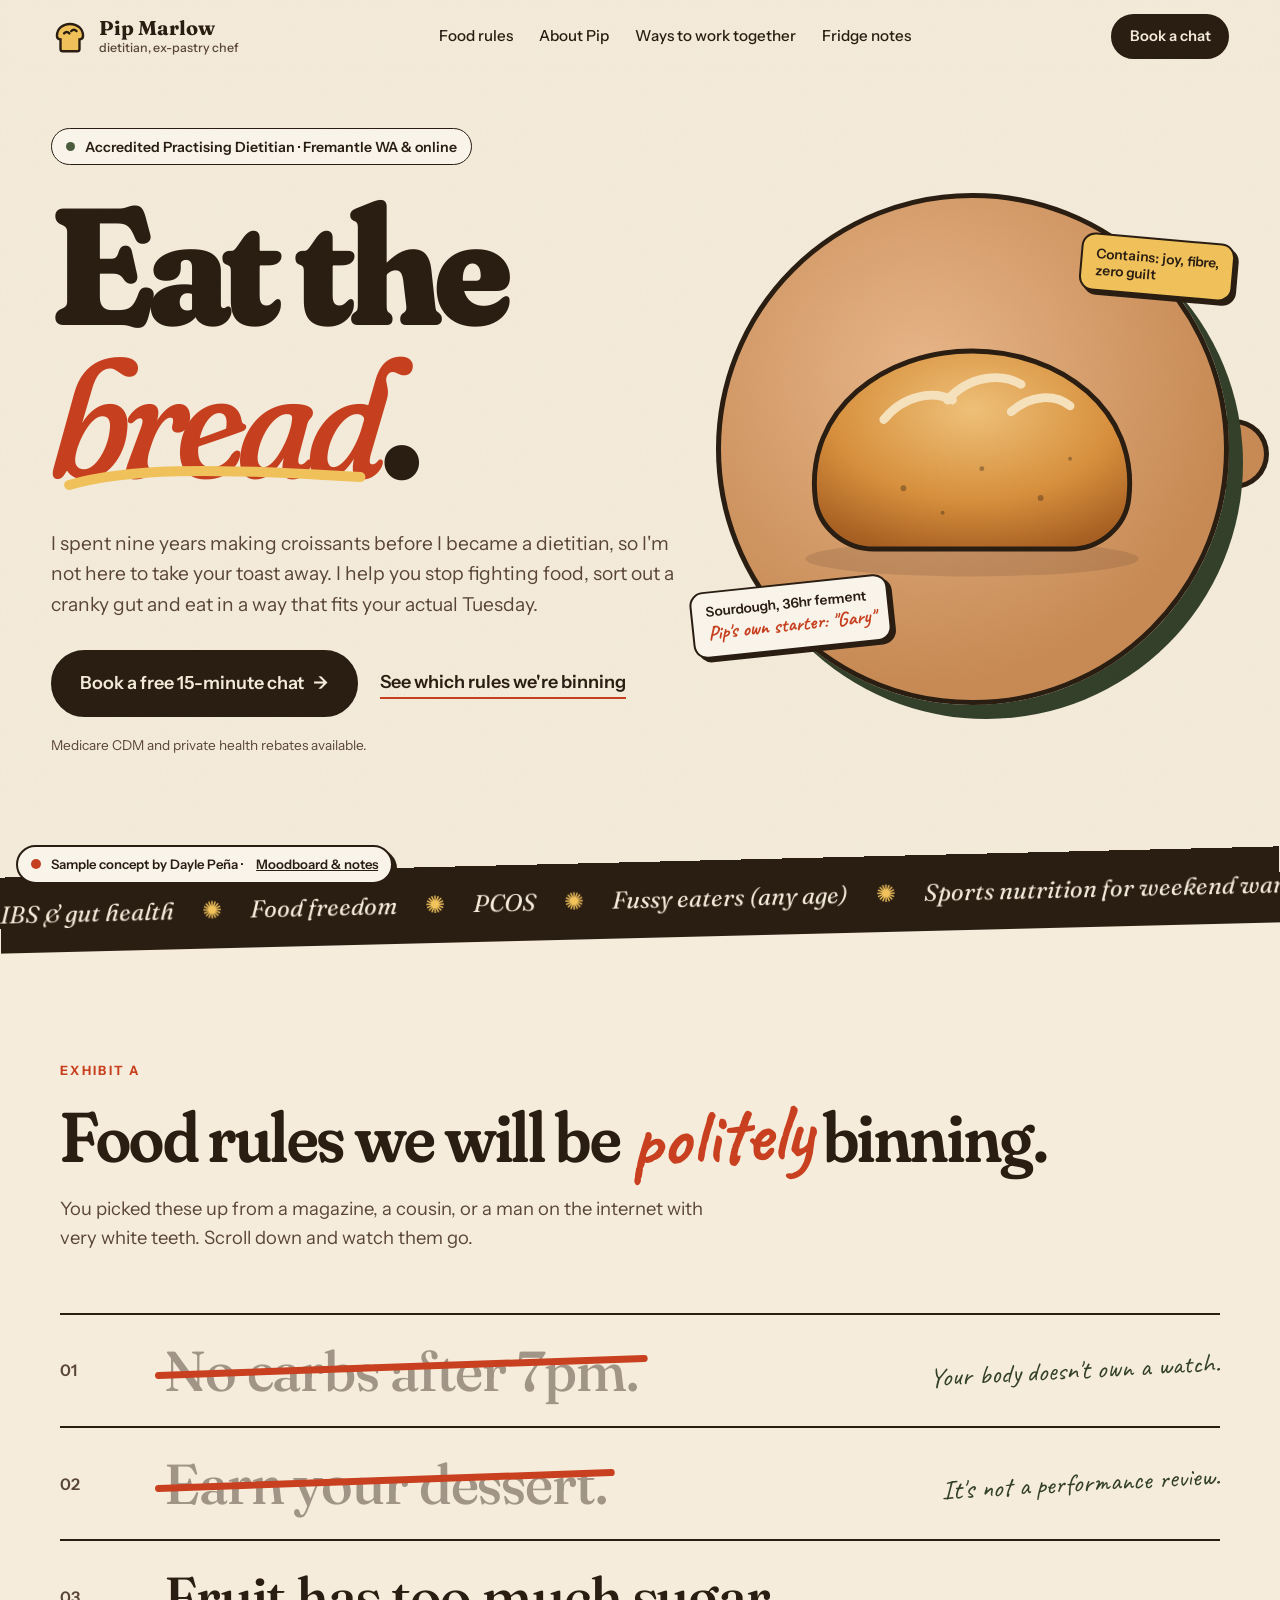
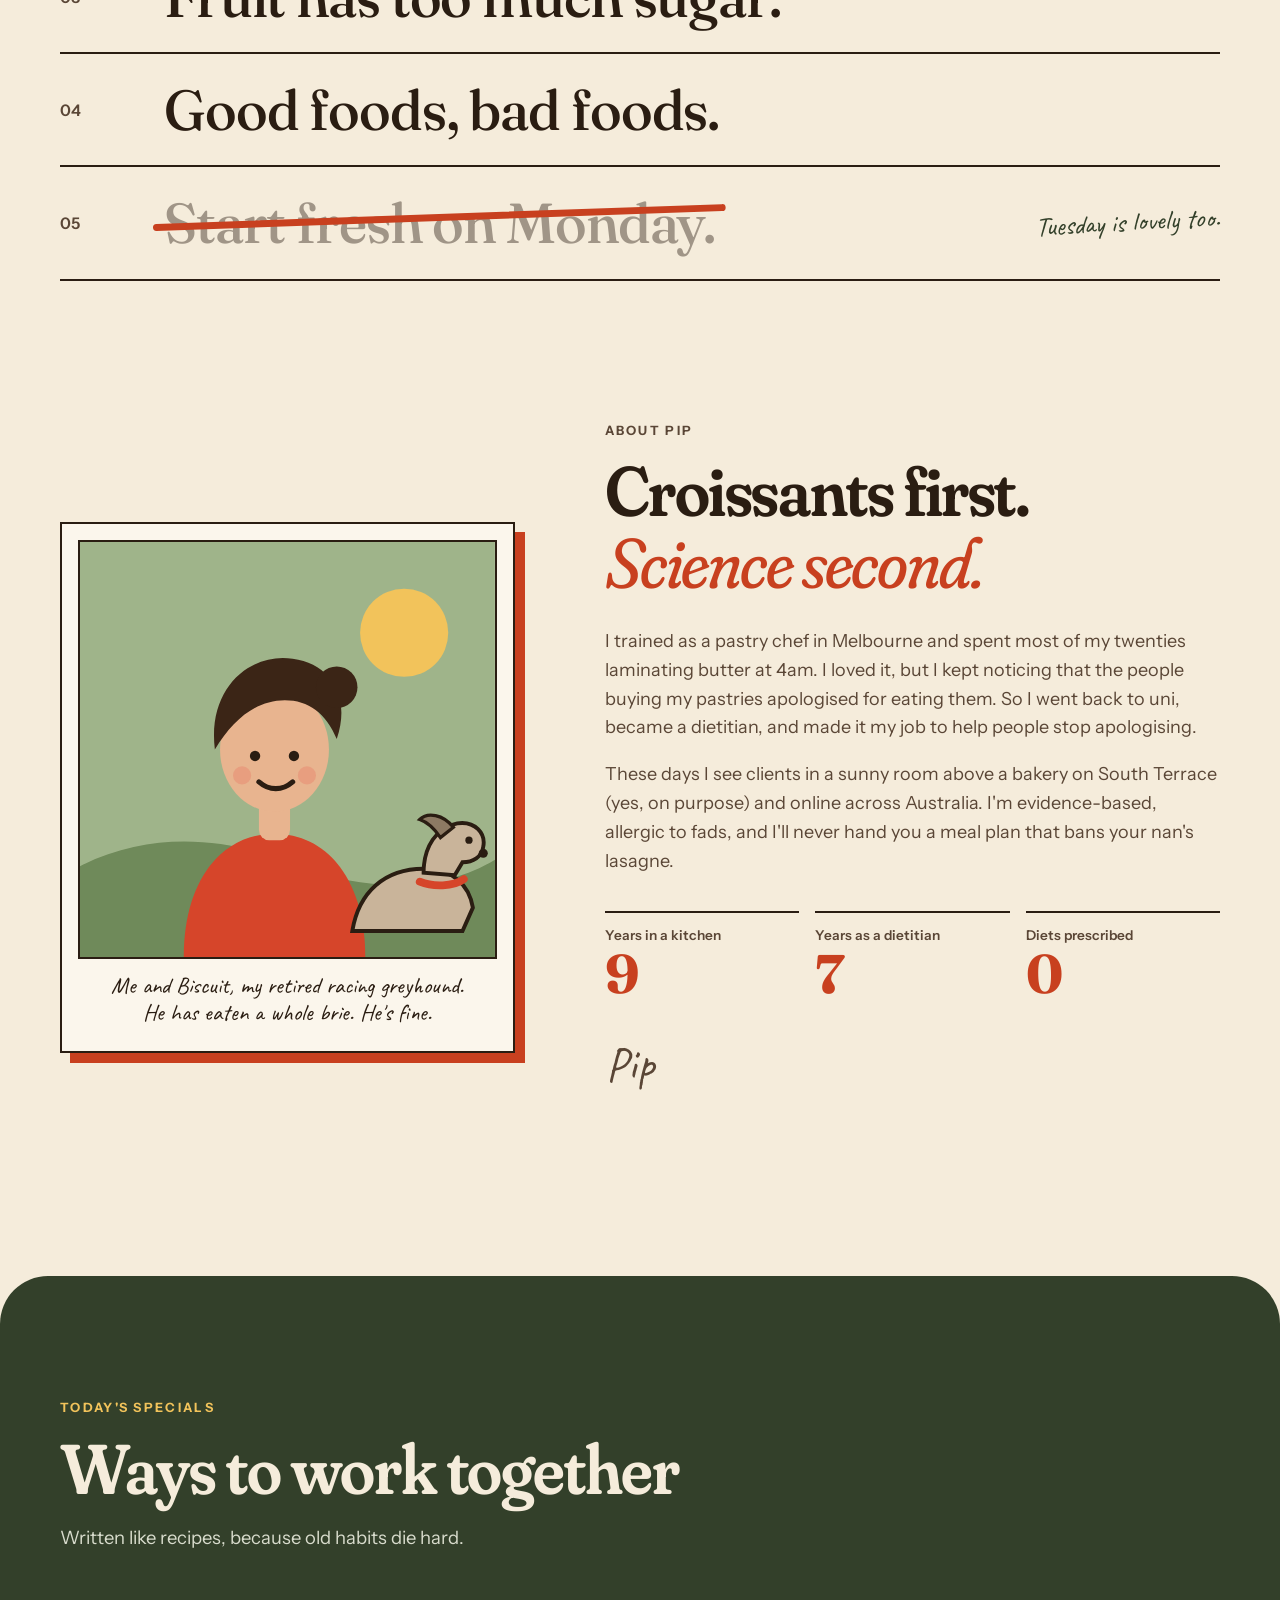
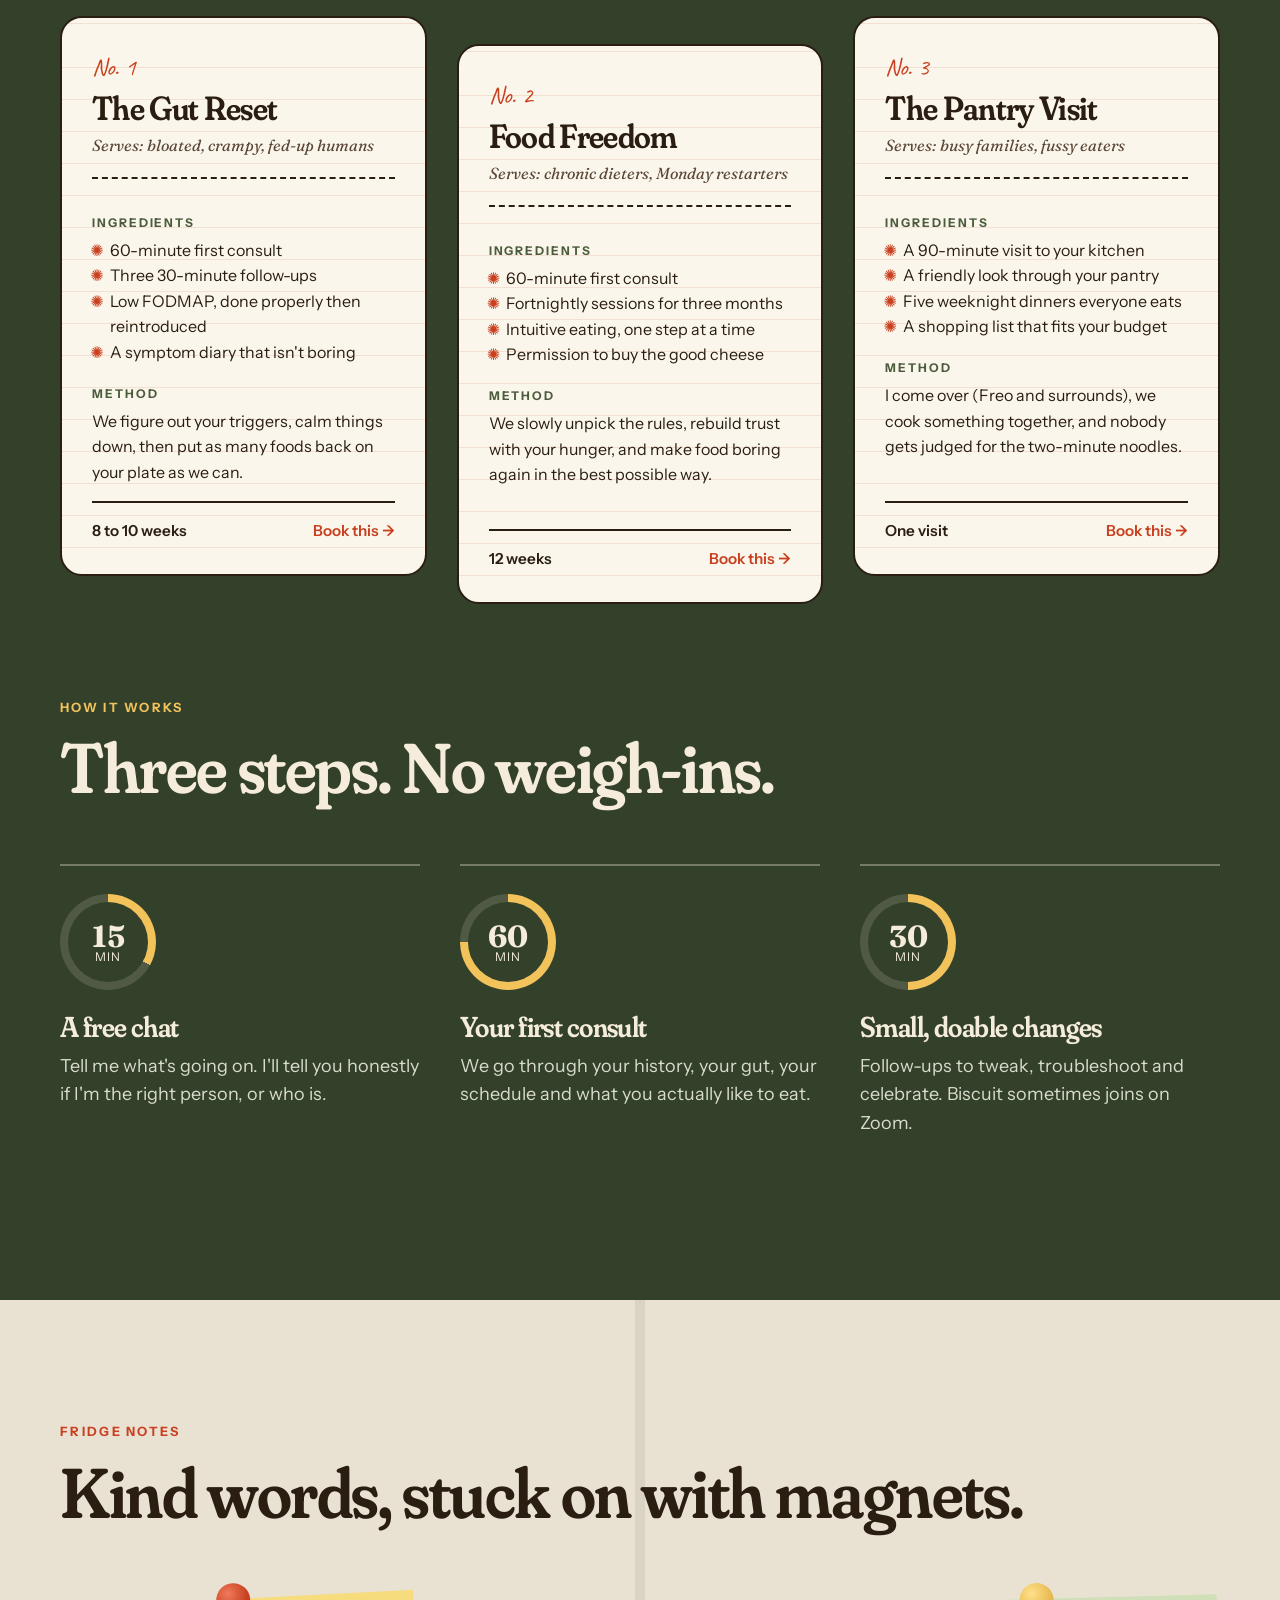
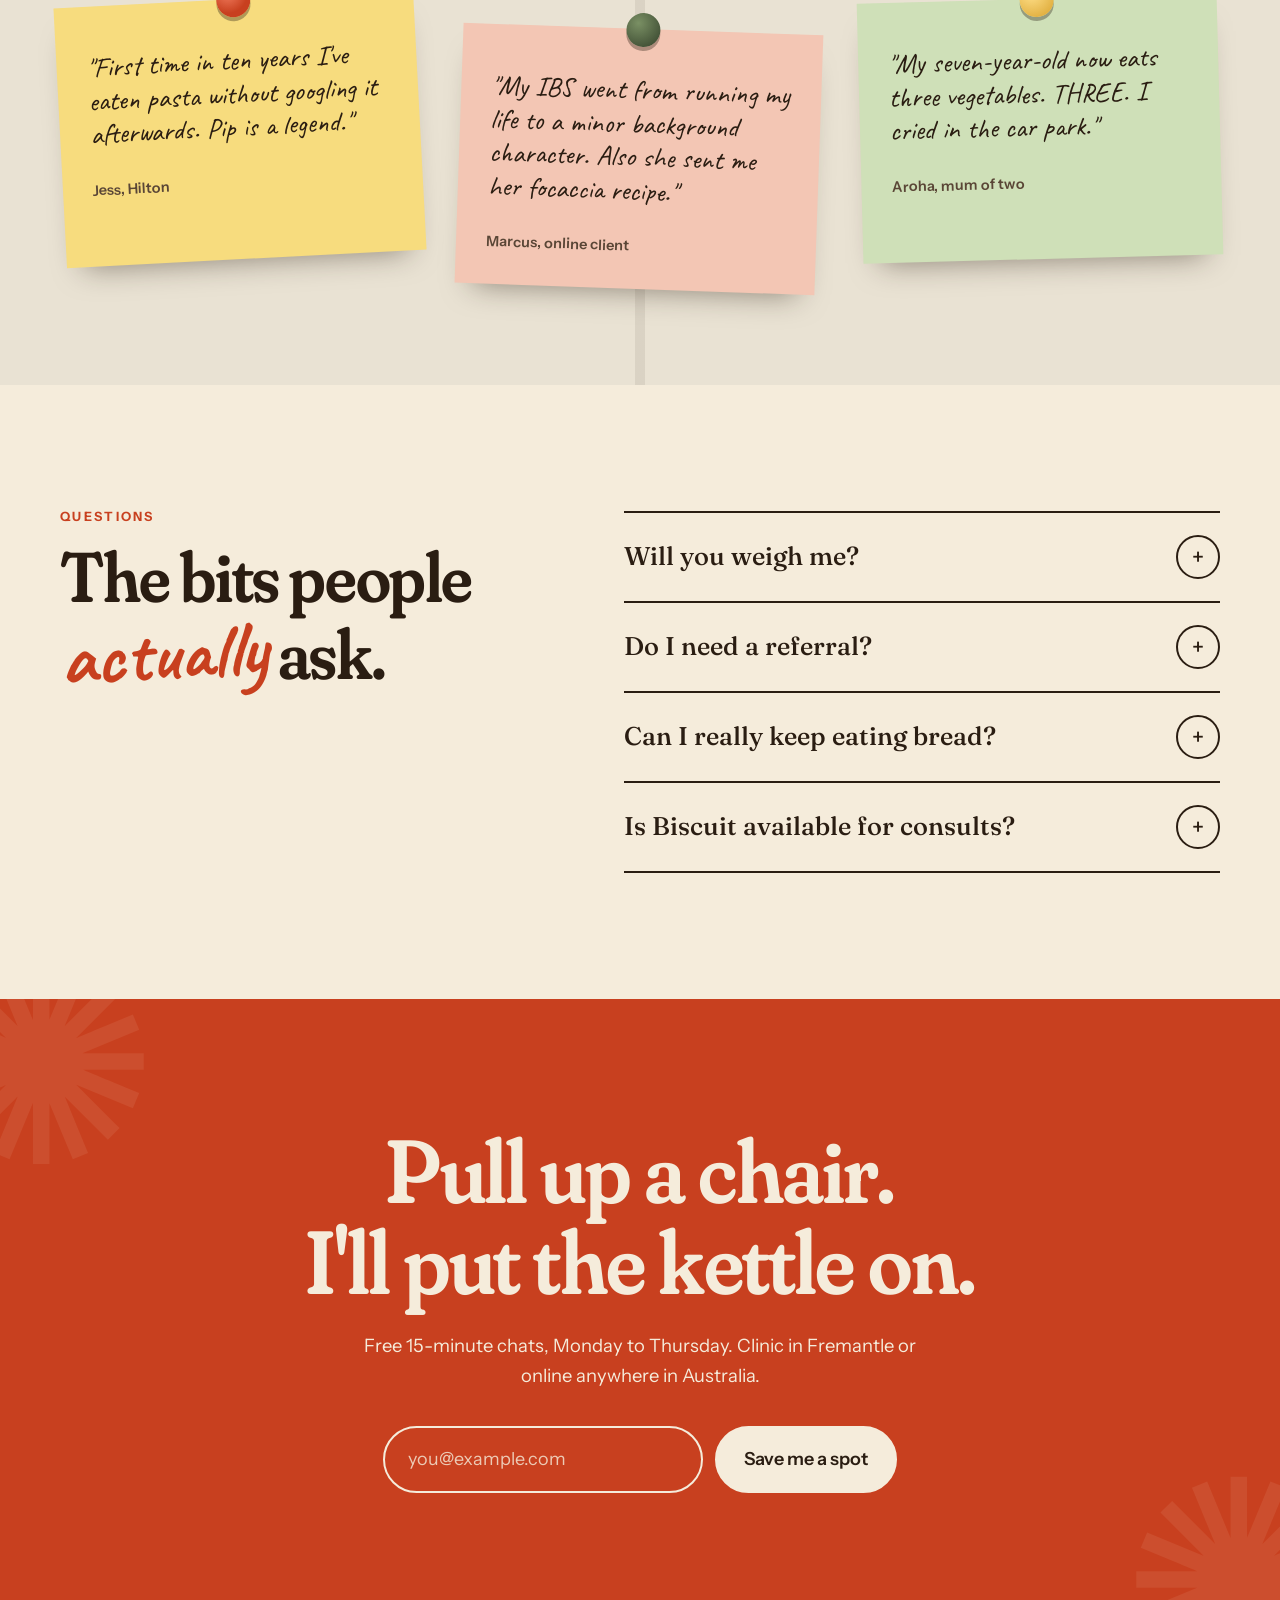
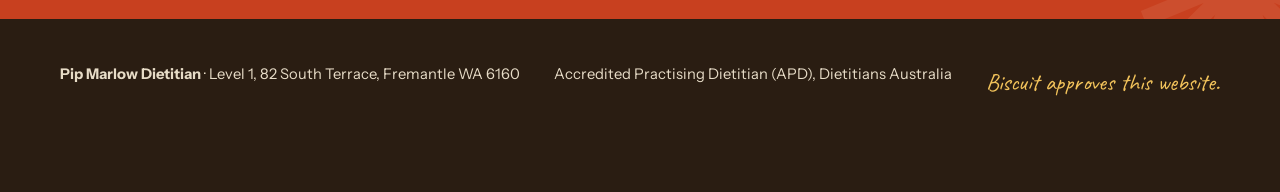
<file: index.html>
<!doctype html>
<html lang="en-AU">
<head>
<meta charset="utf-8">
<meta name="viewport" content="width=device-width, initial-scale=1">
<title>Pip Marlow, Dietitian · Eat the bread. Fremantle WA</title>
<meta name="description" content="Pip Marlow is a non-diet dietitian and ex-pastry chef in Fremantle, WA. Gut health, food freedom and eating that fits your actual life.">
<meta property="og:title" content="Pip Marlow, Dietitian · Eat the bread.">
<meta property="og:description" content="Non-diet dietitian and ex-pastry chef in Fremantle. Biscuit the greyhound approves.">
<meta name="theme-color" content="#f5ecdb">
<link rel="icon" href="data:image/svg+xml,%3Csvg xmlns='http://www.w3.org/2000/svg' viewBox='0 0 64 64'%3E%3Cpath d='M10 30c0-12 10-20 22-20s22 8 22 20c0 4-3 6-6 6v16c0 3-2 4-4 4H20c-2 0-4-1-4-4V36c-3 0-6-2-6-6z' fill='%23e0a64a' stroke='%232a1d12' stroke-width='4'/%3E%3C/svg%3E">
<link rel="preconnect" href="https://fonts.googleapis.com">
<link rel="preconnect" href="https://fonts.gstatic.com" crossorigin>
<link href="https://fonts.googleapis.com/css2?family=Fraunces:ital,opsz,wght,SOFT@0,9..144,300..900,0..100;1,9..144,300..900,0..100&family=Instrument+Sans:wght@400;500;600;700&family=Caveat:wght@500;700&display=swap" rel="stylesheet">
<link rel="stylesheet" href="styles.css">
</head>
<body>
<a class="skip" href="#main">Skip to content</a>

<header class="nav" id="top">
  <a class="brand" href="#top" aria-label="Pip Marlow Dietitian, home">
    <svg class="brand__mark" viewBox="0 0 64 64" aria-hidden="true"><path d="M10 30c0-12 10-20 22-20s22 8 22 20c0 4-3 6-6 6v16c0 3-2 4-4 4H20c-2 0-4-1-4-4V36c-3 0-6-2-6-6z"/><path class="score" d="M22 26c3-3 6-3 9 0M34 22c3-3 6-3 9 0"/></svg>
    <span>Pip Marlow<em>dietitian, ex-pastry chef</em></span>
  </a>
  <nav aria-label="Main">
    <ul class="nav__links">
      <li><a href="#rules">Food rules</a></li>
      <li><a href="#pip">About Pip</a></li>
      <li><a href="#menu">Ways to work together</a></li>
      <li><a href="#notes">Fridge notes</a></li>
    </ul>
  </nav>
  <a class="btn btn--small" href="#book">Book a chat</a>
</header>

<main id="main">

<!-- HERO -->
<section class="hero" aria-labelledby="hero-title">
  <div class="hero__copy">
    <p class="eyebrow"><span class="dot"></span> Accredited Practising Dietitian · Fremantle WA &amp; online</p>
    <h1 id="hero-title" class="hero__title">
      <span class="line">Eat the</span>
      <span class="line"><span class="bread-word">bread<svg class="swash" viewBox="0 0 300 30" aria-hidden="true"><path d="M4 22C60 6 140 4 296 14"/></svg></span>.</span>
    </h1>
    <p class="hero__lede">I spent nine years making croissants before I became a dietitian, so I'm not here to take your toast away. I help you stop fighting food, sort out a cranky gut and eat in a way that fits your actual Tuesday.</p>
    <div class="hero__actions">
      <a class="btn" href="#book">Book a free 15-minute chat <span aria-hidden="true">→</span></a>
      <a class="link" href="#rules">See which rules we're binning</a>
    </div>
    <p class="hero__fine">Medicare CDM and private health rebates available.</p>
  </div>

  <div class="hero__art" aria-hidden="true">
    <div class="board">
      <svg class="loaf" viewBox="0 0 400 300">
        <defs>
          <radialGradient id="crust" cx="50%" cy="30%" r="75%">
            <stop offset="0" stop-color="#f0c27a"/>
            <stop offset=".6" stop-color="#d9913d"/>
            <stop offset="1" stop-color="#a85f22"/>
          </radialGradient>
        </defs>
        <ellipse cx="200" cy="262" rx="170" ry="18" fill="#2a1d12" opacity=".12"/>
        <path d="M40 200C30 110 110 50 200 50s170 60 160 150c-3 30-30 52-60 52H100c-30 0-57-22-60-52z" fill="url(#crust)" stroke="#2a1d12" stroke-width="5"/>
        <g class="cuts" fill="none" stroke="#f7e3bd" stroke-width="9" stroke-linecap="round">
          <path d="M110 120c20-25 50-30 70-20"/>
          <path d="M175 100c22-25 55-28 75-16"/>
          <path d="M240 112c20-18 45-18 60-6"/>
        </g>
        <g fill="#2a1d12" opacity=".35"><circle cx="130" cy="190" r="3"/><circle cx="210" cy="170" r="2.5"/><circle cx="270" cy="200" r="3"/><circle cx="170" cy="215" r="2"/><circle cx="300" cy="160" r="2"/></g>
      </svg>
      <div class="tag tag--a">Sourdough, 36hr ferment<br><b>Pip's own starter: "Gary"</b></div>
      <div class="tag tag--b">Contains: joy, fibre,<br>zero guilt</div>
      <svg class="steam" viewBox="0 0 120 120"><path d="M30 110c-15-20 15-30 0-55s10-35 5-50"/><path d="M62 110c-15-20 15-30 0-55s10-35 5-50"/><path d="M94 110c-15-20 15-30 0-55s10-35 5-50"/></svg>
    </div>
  </div>

  <div class="marquee" aria-hidden="true">
    <div class="marquee__track">
      <span>IBS &amp; gut health</span><i>✺</i><span>Food freedom</span><i>✺</i><span>PCOS</span><i>✺</i><span>Fussy eaters (any age)</span><i>✺</i><span>Sports nutrition for weekend warriors</span><i>✺</i><span>Low FODMAP, done properly</span><i>✺</i>
      <span>IBS &amp; gut health</span><i>✺</i><span>Food freedom</span><i>✺</i><span>PCOS</span><i>✺</i><span>Fussy eaters (any age)</span><i>✺</i><span>Sports nutrition for weekend warriors</span><i>✺</i><span>Low FODMAP, done properly</span><i>✺</i>
    </div>
  </div>
</section>

<!-- RULES -->
<section class="rules" id="rules" aria-labelledby="rules-title">
  <div class="wrap">
    <p class="kicker">Exhibit A</p>
    <h2 id="rules-title">Food rules we will be <span class="hand">politely</span> binning.</h2>
    <p class="section-lede">You picked these up from a magazine, a cousin, or a man on the internet with very white teeth. Scroll down and watch them go.</p>
    <ol class="rule-list">
      <li class="rule"><span class="rule__n">01</span><span class="rule__text">No carbs after 7pm.</span><span class="rule__note">Your body doesn't own a watch.</span></li>
      <li class="rule"><span class="rule__n">02</span><span class="rule__text">Earn your dessert.</span><span class="rule__note">It's not a performance review.</span></li>
      <li class="rule"><span class="rule__n">03</span><span class="rule__text">Fruit has too much sugar.</span><span class="rule__note">A banana has never hurt anyone.</span></li>
      <li class="rule"><span class="rule__n">04</span><span class="rule__text">Good foods, bad foods.</span><span class="rule__note">Just foods. Some with sprinkles.</span></li>
      <li class="rule"><span class="rule__n">05</span><span class="rule__text">Start fresh on Monday.</span><span class="rule__note">Tuesday is lovely too.</span></li>
    </ol>
  </div>
</section>

<!-- ABOUT -->
<section class="about" id="pip" aria-labelledby="pip-title">
  <div class="wrap about__grid">
    <figure class="polaroid" aria-label="Illustration of Pip and Biscuit the greyhound">
      <div class="polaroid__img">
        <svg viewBox="0 0 320 320" aria-hidden="true">
          <rect width="320" height="320" fill="#9fb48a"/>
          <circle cx="250" cy="70" r="34" fill="#f2c35b"/>
          <path d="M0 250c60-30 120-20 170 0s110 20 150-5v75H0z" fill="#6f8a5a"/>
          <!-- Pip -->
          <path d="M80 320c0-60 30-95 70-95s70 35 70 95z" fill="#d6452a"/>
          <rect x="138" y="190" width="24" height="40" rx="8" fill="#e8b48f"/>
          <ellipse cx="150" cy="160" rx="42" ry="48" fill="#e8b48f"/>
          <path d="M104 160c-6-50 30-75 60-70 30 4 45 30 34 62-8-20-22-30-40-30-22 0-40 15-54 38z" fill="#3b2516"/>
          <circle cx="198" cy="112" r="16" fill="#3b2516"/>
          <circle cx="135" cy="165" r="4" fill="#2a1d12"/><circle cx="165" cy="165" r="4" fill="#2a1d12"/>
          <path d="M138 185c8 7 18 7 26 0" stroke="#2a1d12" stroke-width="4" fill="none" stroke-linecap="round"/>
          <circle cx="125" cy="180" r="7" fill="#e88f74" opacity=".6"/><circle cx="175" cy="180" r="7" fill="#e88f74" opacity=".6"/>
          <!-- Biscuit -->
          <g class="biscuit">
            <path d="M210 300c5-30 25-48 55-48 22 0 35 12 38 30l-8 18z" fill="#c9b49a" stroke="#2a1d12" stroke-width="3"/>
            <path d="M265 255c0-20 10-35 26-38 14-2 22 8 20 18-1 8-8 12-16 12l-6 10z" fill="#c9b49a" stroke="#2a1d12" stroke-width="3"/>
            <path class="ear" d="M288 220c-8-10-20-12-26-6 6 2 12 8 16 14z" fill="#8d7a63" stroke="#2a1d12" stroke-width="2.5"/>
            <circle cx="300" cy="230" r="2.8" fill="#2a1d12"/>
            <circle cx="311" cy="240" r="3.5" fill="#2a1d12"/>
            <path d="M262 262c10 4 26 4 34-2" stroke="#d6452a" stroke-width="6" fill="none" stroke-linecap="round"/>
          </g>
        </svg>
      </div>
      <figcaption>Me and Biscuit, my retired racing greyhound.<br>He has eaten a whole brie. He's fine.</figcaption>
    </figure>

    <div class="about__copy">
      <p class="kicker">About Pip</p>
      <h2 id="pip-title">Croissants first. <br><em>Science second.</em></h2>
      <p>I trained as a pastry chef in Melbourne and spent most of my twenties laminating butter at 4am. I loved it, but I kept noticing that the people buying my pastries apologised for eating them. So I went back to uni, became a dietitian, and made it my job to help people stop apologising.</p>
      <p>These days I see clients in a sunny room above a bakery on South Terrace (yes, on purpose) and online across Australia. I'm evidence-based, allergic to fads, and I'll never hand you a meal plan that bans your nan's lasagne.</p>
      <dl class="facts">
        <div><dt>Years in a kitchen</dt><dd data-count="9">9</dd></div>
        <div><dt>Years as a dietitian</dt><dd data-count="7">7</dd></div>
        <div><dt>Diets prescribed</dt><dd data-count="0">0</dd></div>
      </dl>
      <p class="sig">Pip</p>
    </div>
  </div>
</section>

<!-- MENU -->
<section class="menu" id="menu" aria-labelledby="menu-title">
  <div class="wrap">
    <p class="kicker kicker--light">Today's specials</p>
    <h2 id="menu-title">Ways to work together</h2>
    <p class="section-lede section-lede--light">Written like recipes, because old habits die hard.</p>
    <div class="cards">
      <article class="card">
        <header class="card__head"><span class="card__no">No. 1</span><h3>The Gut Reset</h3><p class="card__serves">Serves: bloated, crampy, fed-up humans</p></header>
        <div class="card__body">
          <h4>Ingredients</h4>
          <ul><li>60-minute first consult</li><li>Three 30-minute follow-ups</li><li>Low FODMAP, done properly then reintroduced</li><li>A symptom diary that isn't boring</li></ul>
          <h4>Method</h4>
          <p>We figure out your triggers, calm things down, then put as many foods back on your plate as we can.</p>
        </div>
        <footer class="card__foot"><span>8 to 10 weeks</span><a href="#book" class="card__link">Book this <span aria-hidden="true">→</span></a></footer>
      </article>
      <article class="card card--tilt">
        <header class="card__head"><span class="card__no">No. 2</span><h3>Food Freedom</h3><p class="card__serves">Serves: chronic dieters, Monday restarters</p></header>
        <div class="card__body">
          <h4>Ingredients</h4>
          <ul><li>60-minute first consult</li><li>Fortnightly sessions for three months</li><li>Intuitive eating, one step at a time</li><li>Permission to buy the good cheese</li></ul>
          <h4>Method</h4>
          <p>We slowly unpick the rules, rebuild trust with your hunger, and make food boring again in the best possible way.</p>
        </div>
        <footer class="card__foot"><span>12 weeks</span><a href="#book" class="card__link">Book this <span aria-hidden="true">→</span></a></footer>
      </article>
      <article class="card">
        <header class="card__head"><span class="card__no">No. 3</span><h3>The Pantry Visit</h3><p class="card__serves">Serves: busy families, fussy eaters</p></header>
        <div class="card__body">
          <h4>Ingredients</h4>
          <ul><li>A 90-minute visit to your kitchen</li><li>A friendly look through your pantry</li><li>Five weeknight dinners everyone eats</li><li>A shopping list that fits your budget</li></ul>
          <h4>Method</h4>
          <p>I come over (Freo and surrounds), we cook something together, and nobody gets judged for the two-minute noodles.</p>
        </div>
        <footer class="card__foot"><span>One visit</span><a href="#book" class="card__link">Book this <span aria-hidden="true">→</span></a></footer>
      </article>
    </div>
  </div>
</section>

<!-- STEPS -->
<section class="steps" aria-labelledby="steps-title">
  <div class="wrap">
    <p class="kicker">How it works</p>
    <h2 id="steps-title">Three steps. No weigh-ins.</h2>
    <ol class="step-list">
      <li><span class="step__timer" style="--p:.33"><b>15</b><small>min</small></span><h3>A free chat</h3><p>Tell me what's going on. I'll tell you honestly if I'm the right person, or who is.</p></li>
      <li><span class="step__timer" style="--p:.75"><b>60</b><small>min</small></span><h3>Your first consult</h3><p>We go through your history, your gut, your schedule and what you actually like to eat.</p></li>
      <li><span class="step__timer" style="--p:.5"><b>30</b><small>min</small></span><h3>Small, doable changes</h3><p>Follow-ups to tweak, troubleshoot and celebrate. Biscuit sometimes joins on Zoom.</p></li>
    </ol>
  </div>
</section>

<!-- NOTES -->
<section class="fridge" id="notes" aria-labelledby="notes-title">
  <div class="wrap">
    <p class="kicker">Fridge notes</p>
    <h2 id="notes-title">Kind words, stuck on with magnets.</h2>
    <div class="notes">
      <blockquote class="note note--y"><span class="magnet" aria-hidden="true"></span><p>"First time in ten years I've eaten pasta without googling it afterwards. Pip is a legend."</p><cite>Jess, Hilton</cite></blockquote>
      <blockquote class="note note--p"><span class="magnet magnet--b" aria-hidden="true"></span><p>"My IBS went from running my life to a minor background character. Also she sent me her focaccia recipe."</p><cite>Marcus, online client</cite></blockquote>
      <blockquote class="note note--g"><span class="magnet magnet--c" aria-hidden="true"></span><p>"My seven-year-old now eats three vegetables. THREE. I cried in the car park."</p><cite>Aroha, mum of two</cite></blockquote>
    </div>
  </div>
</section>

<!-- FAQ -->
<section class="faq" aria-labelledby="faq-title">
  <div class="wrap faq__grid">
    <div>
      <p class="kicker">Questions</p>
      <h2 id="faq-title">The bits people <span class="hand">actually</span> ask.</h2>
    </div>
    <div class="faq__list">
      <details><summary>Will you weigh me?</summary><p>Only if you want me to and there's a clinical reason. Most of my clients never step on a scale with me.</p></details>
      <details><summary>Do I need a referral?</summary><p>No. If you have a GP Chronic Disease Management plan you can claim a Medicare rebate. Most private health funds cover dietetics too.</p></details>
      <details><summary>Can I really keep eating bread?</summary><p>Yes. Even if we do low FODMAP for a while, sourdough spelt is usually on the menu. I checked.</p></details>
      <details><summary>Is Biscuit available for consults?</summary><p>He is available for pats before and after. He is not qualified to give nutrition advice, despite what he thinks.</p></details>
    </div>
  </div>
</section>

<!-- BOOK -->
<section class="book" id="book" aria-labelledby="book-title">
  <div class="wrap book__inner">
    <h2 id="book-title">Pull up a chair. <br>I'll put the kettle on.</h2>
    <p>Free 15-minute chats, Monday to Thursday. Clinic in Fremantle or online anywhere in Australia.</p>
    <form class="book__form" onsubmit="event.preventDefault(); this.classList.add('sent');">
      <label class="sr" for="email">Your email</label>
      <input id="email" type="email" required placeholder="you@example.com">
      <button class="btn btn--cream" type="submit">Save me a spot</button>
      <p class="book__ok" role="status">Lovely. Pip will be in touch within a day. Biscuit has been informed.</p>
    </form>
  </div>
</section>
</main>

<footer class="foot">
  <div class="wrap foot__inner">
    <p><b>Pip Marlow Dietitian</b> · Level 1, 82 South Terrace, Fremantle WA 6160</p>
    <p>Accredited Practising Dietitian (APD), Dietitians Australia</p>
    <p class="foot__wink">Biscuit approves this website.</p>
  </div>
</footer>

<a class="concept" href="moodboard.html">
  <span class="concept__dot"></span>
  <span class="concept__long">Sample concept by Dayle Peña ·&nbsp;</span><u>Moodboard &amp; notes</u>
</a>

<script src="main.js"></script>
</body>
</html>
</file>
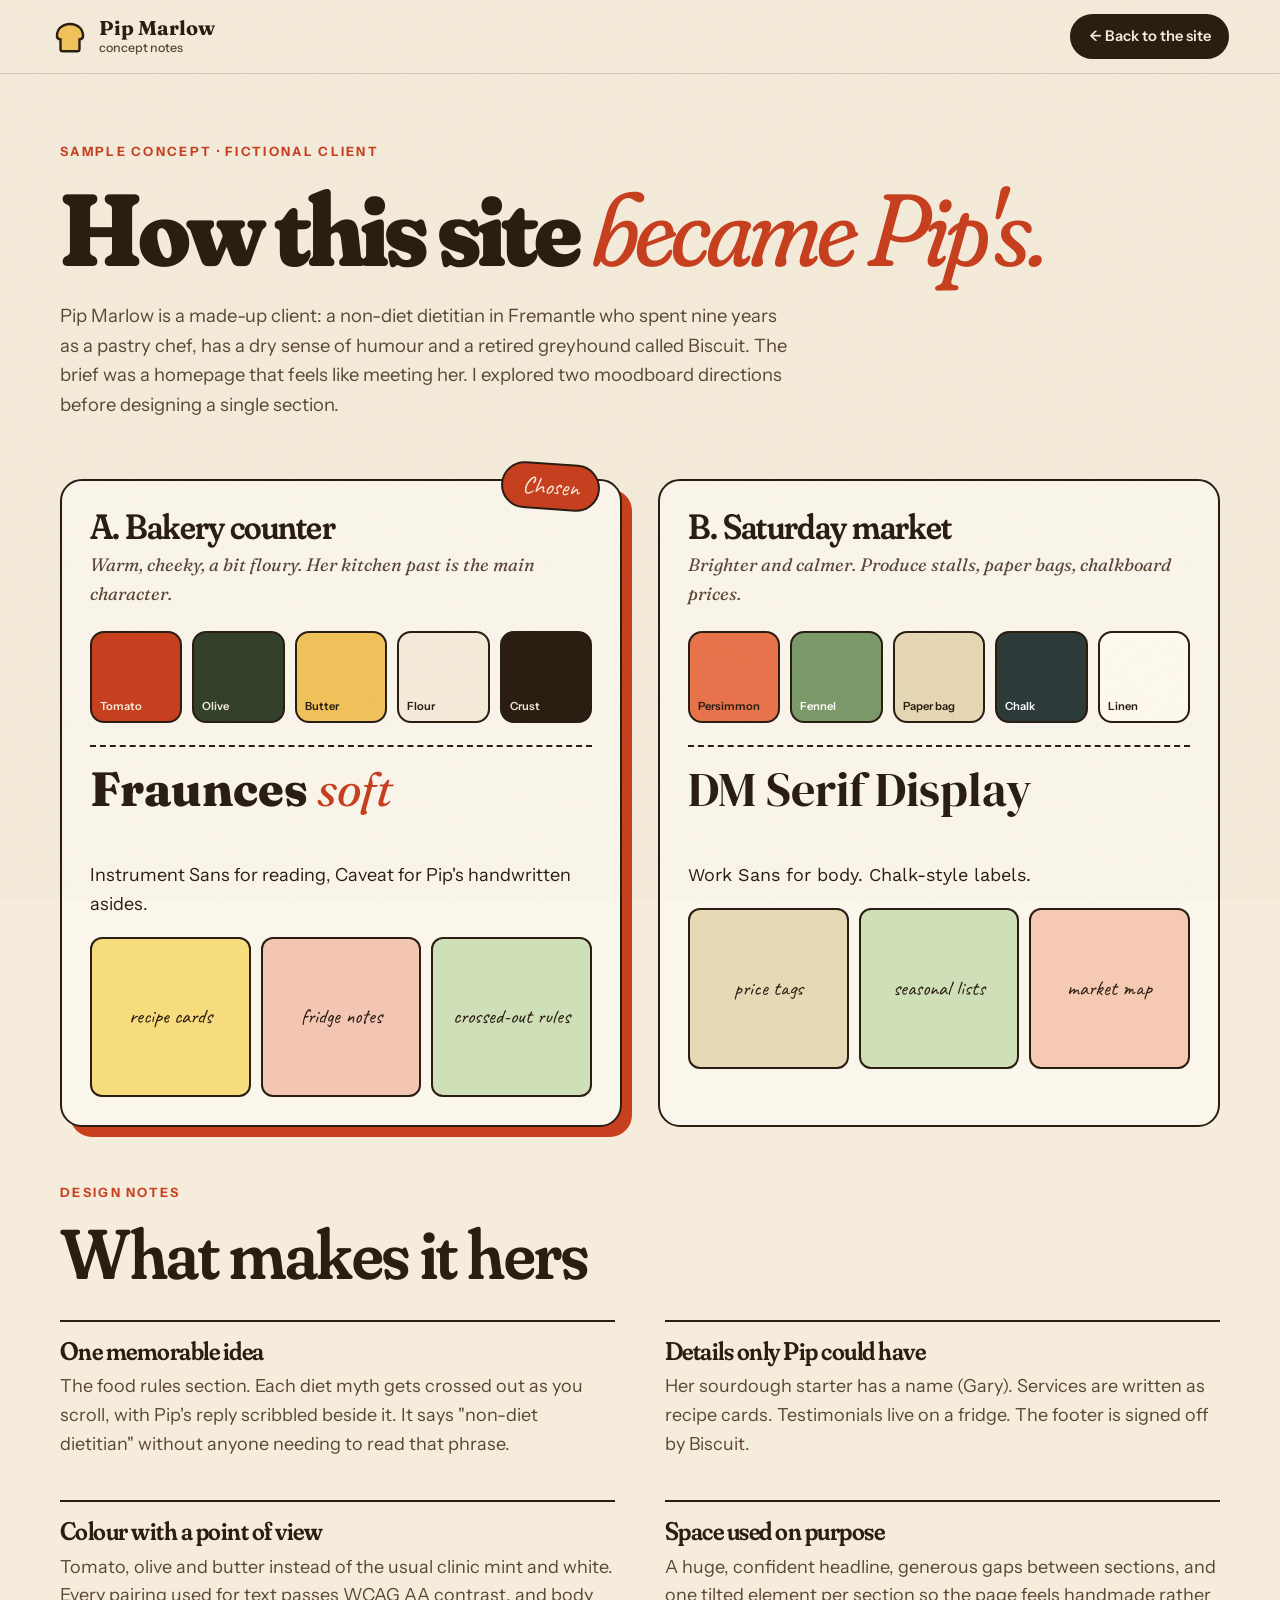
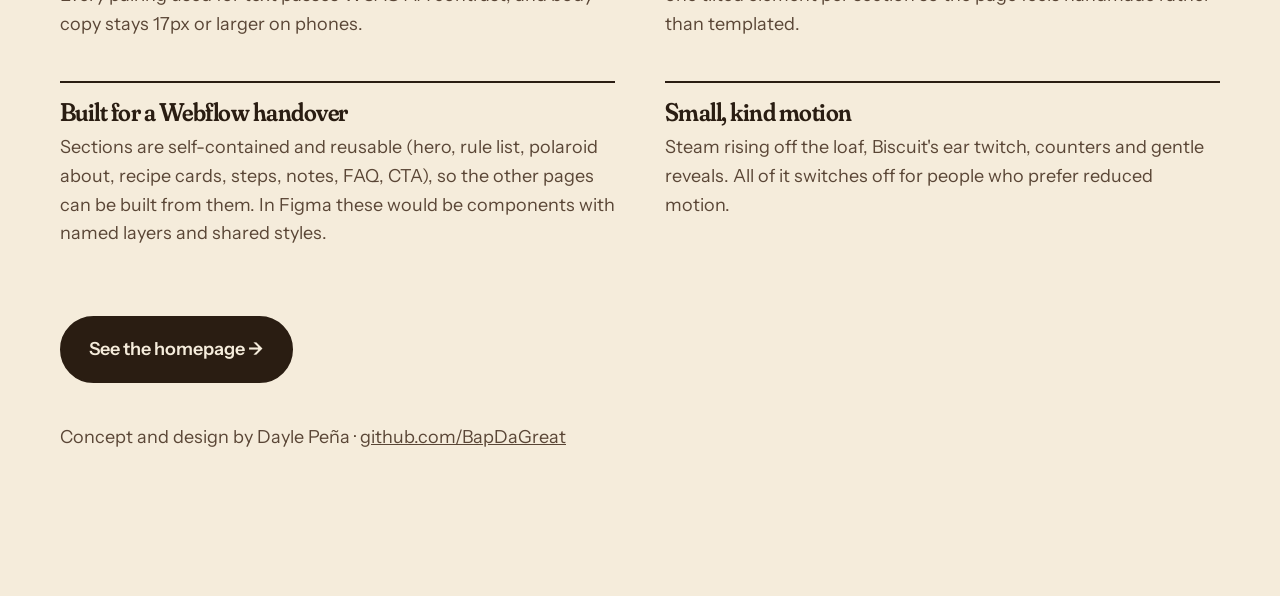
<file: moodboard.html>
<!doctype html>
<html lang="en-AU">
<head>
<meta charset="utf-8"><meta name="viewport" content="width=device-width, initial-scale=1">
<title>Moodboard &amp; design notes · Pip Marlow concept by Dayle Peña</title>
<link rel="preconnect" href="https://fonts.googleapis.com"><link rel="preconnect" href="https://fonts.gstatic.com" crossorigin>
<link href="https://fonts.googleapis.com/css2?family=Fraunces:ital,opsz,wght,SOFT@0,9..144,300..900,0..100;1,9..144,300..900,0..100&family=Instrument+Sans:wght@400;500;600;700&family=Caveat:wght@500;700&family=DM+Serif+Display&family=Work+Sans:wght@400;600&display=swap" rel="stylesheet">
<link rel="stylesheet" href="styles.css">
<style>
.mb{padding:8vh 0 14vh}
.mb h1{font-size:clamp(3rem,8vw,6.5rem);font-weight:800;letter-spacing:-.04em;margin:10px 0 20px}
.mb .intro{max-width:40em;font-size:1.15rem;color:var(--ink-2)}
.boards{display:grid;grid-template-columns:1fr 1fr;gap:36px;margin:60px 0}
.mood{background:var(--paper);border:2px solid var(--ink);border-radius:22px;padding:28px;position:relative}
.mood.chosen{box-shadow:10px 10px 0 var(--tomato)}
.mood .stamp{position:absolute;top:-18px;right:20px;background:var(--tomato);color:var(--cream);font-family:var(--hand);font-size:1.5rem;padding:.1em .8em;border-radius:999px;transform:rotate(4deg);border:2px solid var(--ink)}
.mood h2{font-size:2.2rem;margin-bottom:6px}
.mood .sub{color:var(--ink-2);font-style:italic;font-family:var(--serif)}
.sw{display:flex;gap:10px;margin:22px 0}
.sw span{flex:1;aspect-ratio:1;border-radius:14px;border:2px solid var(--ink);display:flex;align-items:flex-end;padding:8px;font:600 .7rem var(--sans)}
.type{border-top:2px dashed var(--ink);padding-top:18px;margin-top:6px}
.type .big{font-size:3rem;line-height:1}
.tiles{display:grid;grid-template-columns:repeat(3,1fr);gap:10px;margin-top:18px}
.tiles div{aspect-ratio:1;border-radius:12px;border:2px solid var(--ink);display:grid;place-items:center;text-align:center;font-family:var(--hand);font-size:1.3rem;padding:6px}
.notes2{display:grid;grid-template-columns:repeat(2,1fr);gap:24px 50px;margin-top:30px}
.notes2 div{border-top:2px solid var(--ink);padding-top:16px}
.notes2 h3{font-size:1.6rem;margin-bottom:8px}
.notes2 p{color:var(--ink-2)}
.back{display:inline-block;margin-top:50px}
@media (max-width:860px){.boards,.notes2{grid-template-columns:1fr}}
</style>
</head>
<body>
<header class="nav scrolled">
  <a class="brand" href="./"><svg class="brand__mark" viewBox="0 0 64 64" aria-hidden="true"><path d="M10 30c0-12 10-20 22-20s22 8 22 20c0 4-3 6-6 6v16c0 3-2 4-4 4H20c-2 0-4-1-4-4V36c-3 0-6-2-6-6z"/></svg><span>Pip Marlow<em>concept notes</em></span></a>
  <a class="btn btn--small" href="./">← Back to the site</a>
</header>
<main class="mb wrap">
  <p class="kicker">Sample concept · fictional client</p>
  <h1>How this site <em>became Pip's.</em></h1>
  <p class="intro">Pip Marlow is a made-up client: a non-diet dietitian in Fremantle who spent nine years as a pastry chef, has a dry sense of humour and a retired greyhound called Biscuit. The brief was a homepage that feels like meeting her. I explored two moodboard directions before designing a single section.</p>

  <div class="boards">
    <section class="mood chosen" aria-labelledby="m1">
      <span class="stamp">Chosen</span>
      <h2 id="m1">A. Bakery counter</h2>
      <p class="sub">Warm, cheeky, a bit floury. Her kitchen past is the main character.</p>
      <div class="sw">
        <span style="background:#c8401f;color:#f5ecdb">Tomato</span>
        <span style="background:#33402a;color:#f5ecdb">Olive</span>
        <span style="background:#f2c35b">Butter</span>
        <span style="background:#f5ecdb">Flour</span>
        <span style="background:#2a1d12;color:#f5ecdb">Crust</span>
      </div>
      <div class="type"><p class="big" style="font-family:Fraunces;font-weight:800">Fraunces <i style="font-weight:400;color:#c8401f">soft</i></p><p>Instrument Sans for reading, Caveat for Pip's handwritten asides.</p></div>
      <div class="tiles"><div style="background:#f7dc7e">recipe cards</div><div style="background:#f3c6b4">fridge notes</div><div style="background:#cfe0b8">crossed-out rules</div></div>
    </section>
    <section class="mood" aria-labelledby="m2">
      <h2 id="m2">B. Saturday market</h2>
      <p class="sub">Brighter and calmer. Produce stalls, paper bags, chalkboard prices.</p>
      <div class="sw">
        <span style="background:#e9744c">Persimmon</span>
        <span style="background:#7c9a6a;color:#fff">Fennel</span>
        <span style="background:#e7d8b6">Paper bag</span>
        <span style="background:#2d3a3a;color:#fff">Chalk</span>
        <span style="background:#fffaf0">Linen</span>
      </div>
      <div class="type"><p class="big" style="font-family:'DM Serif Display'">DM Serif Display</p><p style="font-family:'Work Sans'">Work Sans for body. Chalk-style labels.</p></div>
      <div class="tiles"><div style="background:#e7d8b6">price tags</div><div style="background:#cfe0b8">seasonal lists</div><div style="background:#f6c9b3">market map</div></div>
    </section>
  </div>

  <p class="kicker">Design notes</p>
  <h2>What makes it hers</h2>
  <div class="notes2">
    <div><h3>One memorable idea</h3><p>The food rules section. Each diet myth gets crossed out as you scroll, with Pip's reply scribbled beside it. It says "non-diet dietitian" without anyone needing to read that phrase.</p></div>
    <div><h3>Details only Pip could have</h3><p>Her sourdough starter has a name (Gary). Services are written as recipe cards. Testimonials live on a fridge. The footer is signed off by Biscuit.</p></div>
    <div><h3>Colour with a point of view</h3><p>Tomato, olive and butter instead of the usual clinic mint and white. Every pairing used for text passes WCAG AA contrast, and body copy stays 17px or larger on phones.</p></div>
    <div><h3>Space used on purpose</h3><p>A huge, confident headline, generous gaps between sections, and one tilted element per section so the page feels handmade rather than templated.</p></div>
    <div><h3>Built for a Webflow handover</h3><p>Sections are self-contained and reusable (hero, rule list, polaroid about, recipe cards, steps, notes, FAQ, CTA), so the other pages can be built from them. In Figma these would be components with named layers and shared styles.</p></div>
    <div><h3>Small, kind motion</h3><p>Steam rising off the loaf, Biscuit's ear twitch, counters and gentle reveals. All of it switches off for people who prefer reduced motion.</p></div>
  </div>
  <a class="btn back" href="./">See the homepage <span aria-hidden="true">→</span></a>
  <p style="margin-top:40px;color:var(--ink-2)">Concept and design by Dayle Peña · <a href="https://github.com/BapDaGreat">github.com/BapDaGreat</a></p>
</main>
</body>
</html>
</file>
<file: styles.css>
:root{
  --cream:#f5ecdb; --paper:#fbf6ec; --ink:#2a1d12; --ink-2:#5a4636;
  --tomato:#c8401f; --tomato-2:#e2583a; --olive:#33402a; --olive-2:#4b5c3c;
  --butter:#f2c35b; --sage:#9fb48a; --blush:#f3c6b4;
  --serif:"Fraunces", Georgia, serif; --sans:"Instrument Sans", system-ui, sans-serif; --hand:"Caveat", cursive;
  --r:22px; --ease:cubic-bezier(.2,.8,.2,1);
}
*{box-sizing:border-box}
html{scroll-behavior:smooth}
body{margin:0;background:var(--cream);color:var(--ink);font:400 18px/1.6 var(--sans);-webkit-font-smoothing:antialiased;overflow-x:hidden}
body::before{content:"";position:fixed;inset:0;pointer-events:none;z-index:100;opacity:.07;mix-blend-mode:multiply;
  background-image:url("data:image/svg+xml,%3Csvg xmlns='http://www.w3.org/2000/svg' width='160' height='160'%3E%3Cfilter id='n'%3E%3CfeTurbulence type='fractalNoise' baseFrequency='.9' numOctaves='3'/%3E%3C/filter%3E%3Crect width='100%25' height='100%25' filter='url(%23n)'/%3E%3C/svg%3E")}
img,svg{display:block;max-width:100%}
a{color:inherit}
h1,h2,h3{font-family:var(--serif);font-weight:600;line-height:1.02;letter-spacing:-.02em;margin:0;font-variation-settings:"SOFT" 100,"opsz" 144}
h2{font-size:clamp(2.3rem,5.5vw,4.4rem)}
h2 em,h1 em{font-style:italic;font-weight:400;color:var(--tomato)}
p{margin:0 0 1em}
.wrap{width:min(1160px,92vw);margin:0 auto}
.skip{position:absolute;left:-999px;top:8px;background:var(--ink);color:var(--cream);padding:8px 14px;border-radius:8px;z-index:200}
.skip:focus{left:8px}
.sr{position:absolute;width:1px;height:1px;overflow:hidden;clip:rect(0 0 0 0)}
:focus-visible{outline:3px solid var(--tomato);outline-offset:3px;border-radius:6px}
.hand{font-family:var(--hand);font-weight:700;color:var(--tomato);font-size:1.12em;letter-spacing:0;display:inline-block;transform:rotate(-3deg)}

/* Buttons */
.btn{display:inline-flex;align-items:center;gap:.5em;background:var(--ink);color:var(--cream);text-decoration:none;font-weight:600;padding:.95em 1.5em;border-radius:999px;border:2px solid var(--ink);transition:transform .3s var(--ease),box-shadow .3s var(--ease),background .3s;box-shadow:0 0 0 var(--tomato);cursor:pointer;font:inherit;font-weight:600}
.btn:hover{transform:translate(-3px,-3px);box-shadow:5px 5px 0 var(--tomato)}
.btn span{transition:transform .3s var(--ease)}
.btn:hover span{transform:translateX(4px)}
.btn--small{padding:.6em 1.1em;font-size:.92rem}
.btn--cream{background:var(--cream);color:var(--ink);border-color:var(--cream)}
.btn--cream:hover{box-shadow:5px 5px 0 var(--butter)}
.link{font-weight:600;text-decoration:none;background:linear-gradient(var(--tomato),var(--tomato)) 0 100%/100% 2px no-repeat;padding-bottom:2px;transition:background-size .3s}
.link:hover{background-size:0 2px;background-position:100% 100%}

/* Nav */
.nav{position:sticky;top:0;z-index:50;display:flex;align-items:center;justify-content:space-between;gap:24px;padding:14px 4vw;background:rgba(245,236,219,.86);backdrop-filter:blur(10px);border-bottom:1.5px solid transparent;transition:border-color .3s}
.nav.scrolled{border-color:rgba(42,29,18,.15)}
.brand{display:flex;align-items:center;gap:10px;text-decoration:none;font-family:var(--serif);font-weight:700;font-size:1.25rem;line-height:1}
.brand em{display:block;font:500 .78rem/1.2 var(--sans);color:var(--ink-2);font-style:normal;margin-top:3px}
.brand__mark{width:38px;height:38px;transition:transform .5s var(--ease)}
.brand__mark path{fill:var(--butter);stroke:var(--ink);stroke-width:4}
.brand__mark .score{fill:none;stroke:var(--ink);stroke-linecap:round}
.brand:hover .brand__mark{transform:rotate(-14deg) scale(1.08)}
.nav__links{display:flex;gap:26px;list-style:none;margin:0;padding:0;font-weight:500;font-size:.95rem}
.nav__links a{text-decoration:none;position:relative}
.nav__links a::after{content:"";position:absolute;left:0;right:0;bottom:-4px;height:2px;background:var(--tomato);transform:scaleX(0);transform-origin:right;transition:transform .3s var(--ease)}
.nav__links a:hover::after{transform:scaleX(1);transform-origin:left}

/* Hero */
.hero{position:relative;display:grid;grid-template-columns:1.1fr .9fr;align-items:center;gap:3vw;padding:clamp(36px,6vh,70px) 4vw 0;min-height:calc(100vh - 70px)}
.eyebrow{display:inline-flex;align-items:center;gap:10px;font-weight:600;font-size:.88rem;background:var(--paper);border:1.5px solid var(--ink);padding:.45em 1em;border-radius:999px;margin-bottom:28px}
.dot{width:9px;height:9px;border-radius:50%;background:var(--olive-2);box-shadow:0 0 0 0 rgba(75,92,60,.6);animation:pulse 2s infinite}
@keyframes pulse{70%{box-shadow:0 0 0 10px rgba(75,92,60,0)}100%{box-shadow:0 0 0 0 rgba(75,92,60,0)}}
.hero__title{font-size:clamp(4.4rem,13vw,11.5rem);line-height:.86;font-weight:800;letter-spacing:-.045em;margin-bottom:28px}
.hero__title .line{display:block;overflow:hidden;padding-bottom:.06em}
.bread-word{position:relative;display:inline-block;font-style:italic;font-weight:500;color:var(--tomato)}
.swash{position:absolute;left:0;bottom:-.02em;width:100%;height:.18em;overflow:visible}
.swash path{fill:none;stroke:var(--butter);stroke-width:10;stroke-linecap:round;stroke-dasharray:320;stroke-dashoffset:320;animation:draw 1.1s .9s var(--ease) forwards}
@keyframes draw{to{stroke-dashoffset:0}}
.hero__title .line{animation:rise 1s var(--ease) both}
.hero__title .line:nth-child(2){animation-delay:.12s}
@keyframes rise{from{transform:translateY(60%);opacity:0}}
.hero__lede{font-size:clamp(1.05rem,1.5vw,1.25rem);max-width:34em;color:var(--ink-2)}
.hero__actions{display:flex;flex-wrap:wrap;align-items:center;gap:22px;margin:30px 0 18px}
.hero__fine{font-size:.85rem;color:var(--ink-2)}
.hero__art{position:relative}
.board{position:relative;aspect-ratio:1;border-radius:50%;background:radial-gradient(circle at 40% 35%,#e9b789,#c98b55 70%);border:5px solid var(--ink);box-shadow:14px 14px 0 var(--olive);display:grid;place-items:center;transition:transform .2s linear}
.board::after{content:"";position:absolute;right:-9%;top:44%;width:16%;height:12%;border-radius:0 40px 40px 0;background:#c98b55;border:5px solid var(--ink);border-left:0;z-index:-1}
.loaf{width:78%;animation:bob 5s ease-in-out infinite}
@keyframes bob{50%{transform:translateY(-10px) rotate(-1.5deg)}}
.steam{position:absolute;top:2%;left:36%;width:26%}
.steam path{fill:none;stroke:var(--ink);stroke-width:3;stroke-linecap:round;opacity:0;animation:steam 3.6s ease-in-out infinite}
.steam path:nth-child(2){animation-delay:1.2s}.steam path:nth-child(3){animation-delay:2.4s}
@keyframes steam{0%{opacity:0;transform:translateY(20px)}40%{opacity:.5}100%{opacity:0;transform:translateY(-20px)}}
.tag{position:absolute;font:600 .85rem/1.3 var(--sans);background:var(--paper);border:2px solid var(--ink);padding:.7em 1em;border-radius:14px;box-shadow:4px 4px 0 var(--ink)}
.tag b{font-family:var(--hand);font-size:1.25rem;color:var(--tomato);font-weight:700}
.tag--a{left:-6%;bottom:10%;transform:rotate(-6deg)}
.tag--b{right:-2%;top:8%;transform:rotate(5deg);background:var(--butter)}
.marquee{grid-column:1/-1;margin:clamp(40px,6vh,70px) -4vw 0;background:var(--ink);color:var(--cream);overflow:hidden;transform:rotate(-1.4deg);border-block:3px solid var(--ink)}
.marquee__track{display:flex;gap:28px;width:max-content;padding:16px 0;animation:marquee 32s linear infinite;font-family:var(--serif);font-size:1.5rem;font-style:italic;white-space:nowrap}
.marquee i{color:var(--butter);font-style:normal}
@keyframes marquee{to{transform:translateX(-50%)}}

/* Section shared */
section{position:relative}
.kicker{font:700 .8rem/1 var(--sans);letter-spacing:.18em;text-transform:uppercase;color:var(--tomato);margin-bottom:18px}
.kicker--light{color:var(--butter)}
.section-lede{max-width:36em;font-size:1.15rem;color:var(--ink-2);margin-top:18px}
.section-lede--light{color:#d9dccd}

/* Rules */
.rules{padding:clamp(88px,14vh,150px) 0 clamp(70px,clamp(60px,8vh,100px),120px)}
.rule-list{list-style:none;margin:60px 0 0;padding:0;border-top:2px solid var(--ink)}
.rule{display:grid;grid-template-columns:80px 1fr auto;align-items:center;gap:24px;padding:26px 0;border-bottom:2px solid var(--ink)}
.rule__n{font:600 1rem var(--sans);color:var(--ink-2)}
.rule__text{position:relative;justify-self:start;font-family:var(--serif);font-size:clamp(1.8rem,4.4vw,3.6rem);font-weight:500;line-height:1.05;letter-spacing:-.02em;transition:color .6s .3s}
.rule__text::after{content:"";position:absolute;left:-2%;top:52%;height:.13em;width:104%;background:var(--tomato);border-radius:6px;transform:scaleX(0) rotate(-2deg);transform-origin:left;transition:transform .7s var(--ease)}
.rule.struck .rule__text{color:rgba(42,29,18,.42)}
.rule.struck .rule__text::after{transform:scaleX(1) rotate(-2deg)}
.rule__note{font-family:var(--hand);font-size:1.7rem;color:var(--olive);opacity:0;transform:translateX(-12px) rotate(-3deg);transition:.6s .45s var(--ease)}
.rule.struck .rule__note{opacity:1;transform:translateX(0) rotate(-3deg)}

/* About */
.about{padding:clamp(60px,8vh,100px) 0 clamp(88px,14vh,150px)}
.about__grid{display:grid;grid-template-columns:.85fr 1.15fr;gap:7vw;align-items:center}
.polaroid{margin:0;background:var(--paper);padding:16px 16px 24px;border:2px solid var(--ink);box-shadow:10px 10px 0 var(--tomato);transform:rotate(-3deg);transition:transform .6s var(--ease)}
.polaroid:hover{transform:rotate(0) scale(1.02)}
.polaroid__img{overflow:hidden;border:2px solid var(--ink)}
.polaroid figcaption{font-family:var(--hand);font-size:1.45rem;line-height:1.15;margin-top:14px;text-align:center}
.biscuit .ear{transform-origin:285px 225px;animation:ear 4s ease-in-out infinite}
@keyframes ear{0%,80%,100%{transform:rotate(0)}85%{transform:rotate(-18deg)}90%{transform:rotate(4deg)}}
.about__copy h2{margin-bottom:28px}
.about__copy p{color:var(--ink-2);max-width:34em}
.facts{display:grid;grid-template-columns:repeat(3,1fr);gap:16px;margin:36px 0 10px}
.facts div{border-top:2px solid var(--ink);padding-top:12px}
.facts dt{font-size:.85rem;font-weight:600;color:var(--ink-2)}
.facts dd{margin:0;font-family:var(--serif);font-size:3.4rem;font-weight:700;color:var(--tomato);line-height:1}
.sig{font-family:var(--hand);font-size:3rem;color:var(--ink);transform:rotate(-4deg);display:inline-block;margin-top:14px}

/* Menu */
.menu{background:var(--olive);color:var(--cream);padding:clamp(88px,14vh,150px) 0;border-radius:48px 48px 0 0}
.menu h2{color:var(--cream)}
.cards{display:grid;grid-template-columns:repeat(3,1fr);gap:30px;margin-top:64px}
.card{display:flex;flex-direction:column;background:var(--paper);color:var(--ink);border-radius:var(--r);border:2px solid var(--ink);padding:30px;transition:transform .5s var(--ease),box-shadow .5s var(--ease);box-shadow:0 0 0 var(--butter);
  background-image:repeating-linear-gradient(transparent 0 31px,rgba(200,64,31,.12) 31px 32px);background-position:0 18px}
.card--tilt{transform:translateY(28px)}
.card:hover{transform:translateY(-8px) rotate(-1deg);box-shadow:10px 12px 0 var(--butter)}
.card--tilt:hover{transform:translateY(18px) rotate(1deg)}
.card__no{font-family:var(--hand);font-size:1.5rem;color:var(--tomato)}
.card h3{font-size:2.1rem;margin:4px 0 8px}
.card__serves{font-style:italic;font-family:var(--serif);color:var(--ink-2);font-size:1rem;border-bottom:2px dashed var(--ink);padding-bottom:18px}
.card h4{font:700 .75rem var(--sans);letter-spacing:.16em;text-transform:uppercase;margin:20px 0 8px;color:var(--olive-2)}
.card ul{margin:0;padding-left:1.1em;font-size:1rem}
.card li::marker{content:"✺  ";color:var(--tomato)}
.card__body p{font-size:1rem}
.card__body{flex:1}
.card__foot{display:flex;justify-content:space-between;align-items:center;border-top:2px solid var(--ink);padding-top:16px;font-weight:600;font-size:.95rem}
.card__link{color:var(--tomato);text-decoration:none}
.card__link span{display:inline-block;transition:transform .3s var(--ease)}
.card:hover .card__link span{transform:translateX(5px)}

/* Steps */
.steps{background:var(--olive);color:var(--cream);padding:0 0 clamp(96px,16vh,160px)}
.steps h2{color:var(--cream)}
.steps .kicker{color:var(--butter)}
.step-list{list-style:none;padding:0;margin:60px 0 0;display:grid;grid-template-columns:repeat(3,1fr);gap:40px;counter-reset:s}
.step-list li{border-top:2px solid rgba(245,236,219,.35);padding-top:28px}
.step-list h3{font-size:1.8rem;margin:22px 0 10px}
.step-list p{color:#d9dccd}
.step__timer{--p:.5;position:relative;width:96px;height:96px;border-radius:50%;display:grid;place-content:center;text-align:center;background:conic-gradient(var(--butter) calc(var(--p)*360deg),rgba(245,236,219,.15) 0);transition:--p 1s}
.step__timer::before{content:"";position:absolute;inset:8px;border-radius:50%;background:var(--olive)}
.step__timer b,.step__timer small{position:relative;line-height:1}
.step__timer b{font-family:var(--serif);font-size:1.9rem}
.step__timer small{font-size:.75rem;letter-spacing:.1em;text-transform:uppercase}

/* Fridge */
.fridge{padding:clamp(88px,14vh,150px) 0;background:linear-gradient(90deg,transparent 49.6%,rgba(42,29,18,.08) 49.6% 50.4%,transparent 50.4%),#e9e2d3}
.notes{display:grid;grid-template-columns:repeat(3,1fr);gap:40px;margin-top:70px}
.note{position:relative;margin:0;padding:44px 30px 30px;font-family:var(--hand);font-size:1.75rem;line-height:1.2;box-shadow:0 18px 30px -18px rgba(42,29,18,.5);transition:transform .5s var(--ease)}
.note p{margin-bottom:18px}
.note cite{font:600 .9rem var(--sans);font-style:normal;color:var(--ink-2)}
.note--y{background:#f7dc7e;transform:rotate(-3deg)}
.note--p{background:var(--blush);transform:rotate(2deg) translateY(30px)}
.note--g{background:#cfe0b8;transform:rotate(-1.5deg)}
.note:hover{transform:rotate(0) scale(1.04)}
.magnet{position:absolute;top:-16px;left:50%;width:34px;height:34px;margin-left:-17px;border-radius:50%;background:radial-gradient(circle at 35% 30%,#f07a5c,var(--tomato) 60%);box-shadow:0 4px 0 rgba(42,29,18,.35)}
.magnet--b{background:radial-gradient(circle at 35% 30%,#7a9064,var(--olive))}
.magnet--c{background:radial-gradient(circle at 35% 30%,#ffe08a,#d9a22c)}

/* FAQ */
.faq{padding:clamp(88px,14vh,150px) 0}
.faq__grid{display:grid;grid-template-columns:.9fr 1.1fr;gap:6vw}
.faq__list details{border-bottom:2px solid var(--ink);padding:22px 0}
.faq__list details:first-child{border-top:2px solid var(--ink)}
.faq summary{list-style:none;cursor:pointer;display:flex;justify-content:space-between;align-items:center;gap:20px;font-family:var(--serif);font-size:1.6rem;font-weight:500}
.faq summary::-webkit-details-marker{display:none}
.faq summary::after{content:"+";flex:none;width:40px;height:40px;border-radius:50%;border:2px solid var(--ink);display:grid;place-items:center;font:500 1.4rem var(--sans);transition:transform .35s var(--ease),background .3s}
.faq details[open] summary::after{transform:rotate(45deg);background:var(--butter)}
.faq details p{color:var(--ink-2);margin:14px 0 0;max-width:34em;animation:fade .4s var(--ease)}
@keyframes fade{from{opacity:0;transform:translateY(-6px)}}

/* Book */
.book{background:var(--tomato);color:var(--cream);padding:clamp(88px,14vh,150px) 0;text-align:center;overflow:hidden}
.book::before,.book::after{content:"✺";position:absolute;font-size:22vw;line-height:1;color:rgba(245,236,219,.08);animation:spin 40s linear infinite}
.book::before{left:-6vw;top:-6vw}.book::after{right:-6vw;bottom:-8vw}
@keyframes spin{to{transform:rotate(360deg)}}
.book h2{color:var(--cream);font-size:clamp(2.6rem,7vw,6rem)}
.book p{font-size:1.15rem;margin:24px auto 36px;max-width:30em}
.book__inner{position:relative;z-index:1}
.book__form{display:flex;flex-wrap:wrap;justify-content:center;gap:12px}
.book__form input{font:inherit;padding:.95em 1.3em;border-radius:999px;border:2px solid var(--cream);background:transparent;color:var(--cream);min-width:min(320px,100%)}
.book__form input::placeholder{color:rgba(245,236,219,.8)}
.book__ok{display:none;width:100%;font-family:var(--hand);font-size:1.9rem;margin-top:12px}
.book__form.sent input,.book__form.sent button{display:none}
.book__form.sent .book__ok{display:block}

/* Footer */
.foot{background:var(--ink);color:#e7dcc7;padding:44px 0 90px;font-size:.92rem}
.foot__inner{display:flex;flex-wrap:wrap;justify-content:space-between;gap:12px}
.foot p{margin:0}
.foot__wink{font-family:var(--hand);font-size:1.5rem;color:var(--butter)}

/* Concept pill */
.concept{position:fixed;left:16px;bottom:16px;z-index:60;display:flex;align-items:center;gap:10px;background:var(--paper);border:2px solid var(--ink);border-radius:999px;padding:.55em 1em;font-size:.82rem;font-weight:600;text-decoration:none;box-shadow:4px 4px 0 var(--ink);transition:transform .3s var(--ease)}
.concept:hover{transform:translateY(-3px)}
.concept__dot{width:10px;height:10px;border-radius:50%;background:var(--tomato)}

/* Reveal */
.reveal{opacity:0;transform:translateY(30px);transition:opacity .9s var(--ease),transform .9s var(--ease)}
.reveal.in{opacity:1;transform:none}
.card--tilt.reveal.in{transform:translateY(28px)}
.note--p.reveal.in{transform:rotate(2deg) translateY(30px)}
.note--y.reveal.in{transform:rotate(-3deg)}
.note--g.reveal.in{transform:rotate(-1.5deg)}

/* Responsive */
@media (max-width:960px){
  .nav__links{display:none}
  .hero{grid-template-columns:1fr;padding-top:4vh;min-height:auto}
  .hero__art{max-width:440px;width:84%;margin:20px auto 0}
  .about__grid,.faq__grid{grid-template-columns:1fr}
  .polaroid{max-width:420px}
  .cards,.step-list,.notes{grid-template-columns:1fr}
  .card--tilt,.card--tilt.reveal.in,.note--p,.note--p.reveal.in{transform:none}
  .card--tilt:hover{transform:translateY(-8px)}
}
@media (max-width:600px){
  body{font-size:17px}
  .brand em{display:none}
  .rule{grid-template-columns:1fr;gap:6px}
  .rule__note{font-size:1.45rem}
  .facts dd{font-size:2.6rem}
  .tag{font-size:.75rem}
  .tag--a{left:-4%}
  .menu{border-radius:28px 28px 0 0}
  .concept{font-size:.78rem}
  .concept__long{display:none}
  .faq summary{font-size:1.3rem}
}
@media (prefers-reduced-motion:reduce){
  *,*::before,*::after{animation:none!important;transition:none!important}
  .reveal{opacity:1;transform:none}
  .swash path{stroke-dashoffset:0}
}

/* Full-page preview mode */
.static .hero{min-height:0}
.static .reveal{opacity:1}
.static .nav{position:relative}
</file>
